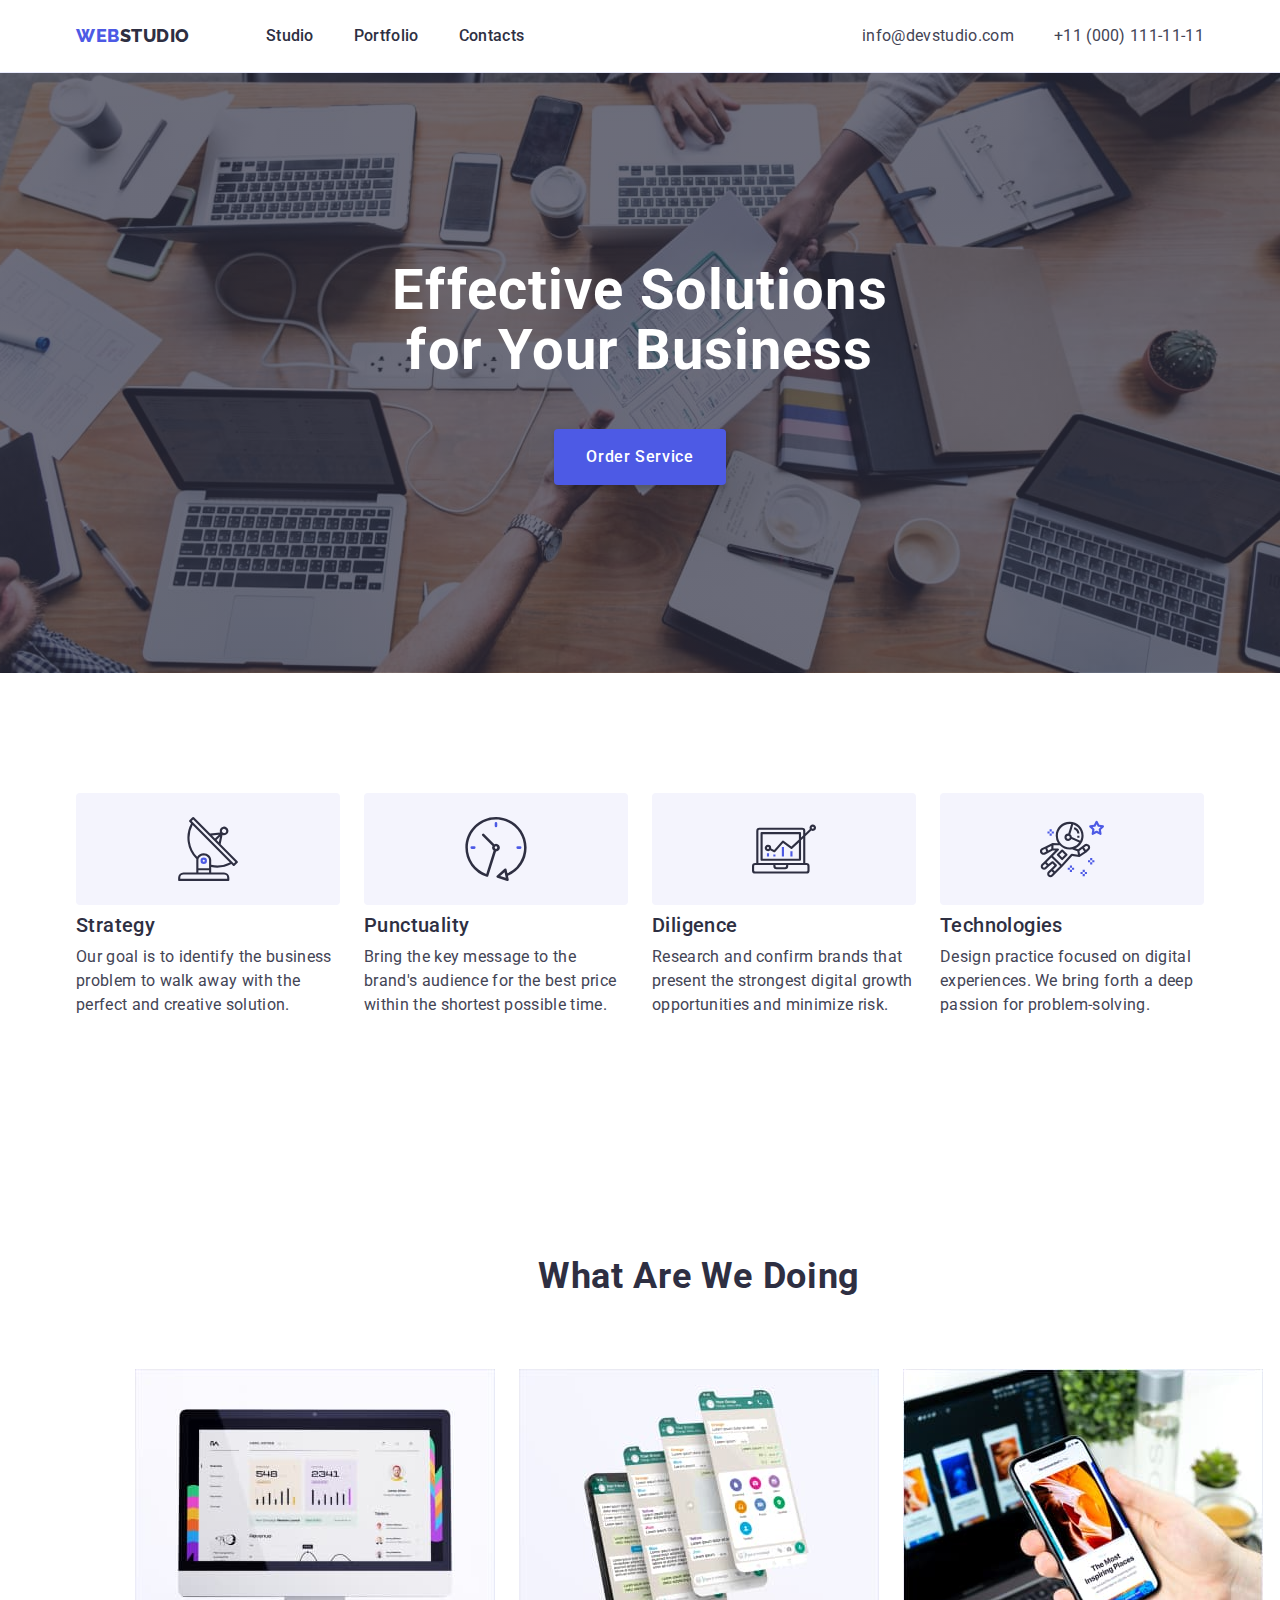
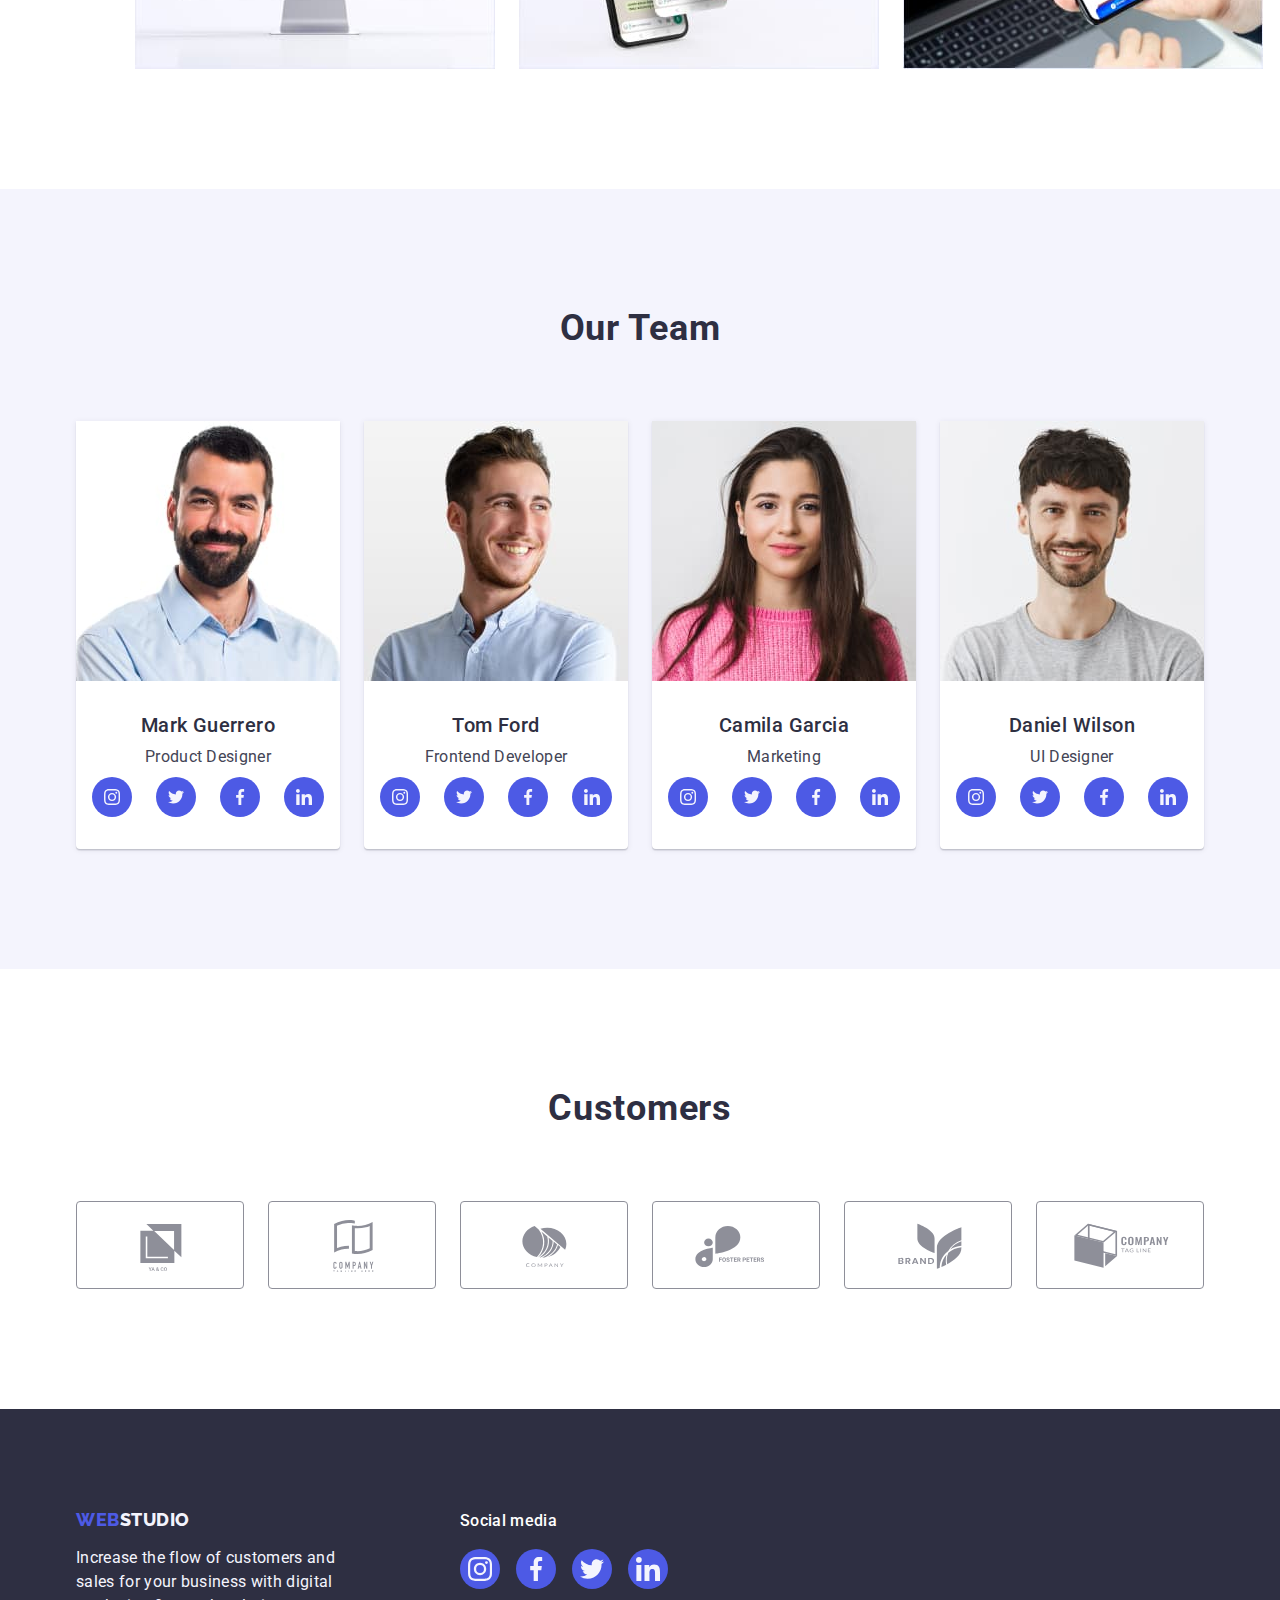
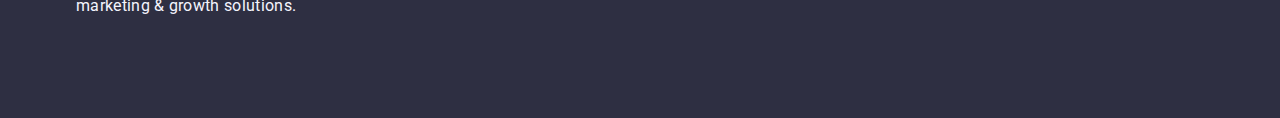
<file: index.html>
<!DOCTYPE html>
<html lang="en">
  <head>
    <link
      rel="stylesheet"
      href="https://cdnjs.cloudflare.com/ajax/libs/modern-normalize/2.0.0/modern-normalize.min.css"
    />
    <meta charset="UTF-8" />
    <meta name="viewport" content="width=device-width, initial-scale=1.0" />
    <title>Document</title>
    <link href="./css/styles.css" rel="stylesheet" />

    <link rel="preconnect" href="https://fonts.googleapis.com" />
    <link rel="preconnect" href="https://fonts.gstatic.com" crossorigin />
    <link
      href="https://fonts.googleapis.com/css2?family=Raleway:wght@800&family=Roboto:wght@400;500;700;900&display=swap"
      rel="stylesheet"
    />
  </head>

  <body>
    <header class="header">
      <div class="container header-flex">
        <nav class="navigation">
          <a href="./index.html" class="logo-link link"
            >Web<span class="logo-studio">Studio</span></a
          >
          <ul class="list-navigation">
            <li>
              <a href="./index.html" class="link link-menu">Studio</a>
            </li>
            <li>
              <a href="./portfolio.html" class="link link-menu">Portfolio</a>
            </li>
            <li><a href="" class="link link-menu">Contacts</a></li>
          </ul>
        </nav>
        <address class="address header-flex">
          <ul class="list list-address">
            <li>
              <a href="mailto:info@devstudio.com" class="link-contacts link"
                >info@devstudio.com</a
              >
            </li>
            <li>
              <a href="tel:+110001111111" class="link-contacts link"
                >+11 (000) 111-11-11</a
              >
            </li>
          </ul>
        </address>
      </div>
    </header>
    <main>
      <section class="section-heading">
        <div class="container">
          <h1 class="heading heading-flex">
            Effective Solutions for Your Business
          </h1>
          <button type="button" class="filter-button-main">
            Order Service
          </button>
        </div>
      </section>

      <section class="section-feature">
        <div class="container">
          <h2 class="visually-hidden">.</h2>
          <ul class="list list-feature">
            <li class="list-feature-calc">
              <div class="feature-icon-box">
                <svg width="64" height="64">
                  <use href="./images/icons.svg#icon-antenna"></use>
                </svg>
              </div>
              <h3 class="heading-third heading-third-feature">Strategy</h3>
              <p class="paragraph">
                Our goal is to identify the business problem to walk away with
                the perfect and creative solution.
              </p>
            </li>
            <li class="list-feature-calc">
              <div class="feature-icon-box">
                <svg width="64" height="64">
                  <use href="./images/icons.svg#icon-clock"></use>
                </svg>
              </div>
              <h3 class="heading-third heading-third-feature">Punctuality</h3>
              <p class="paragraph">
                Bring the key message to the brand's audience for the best price
                within the shortest possible time.
              </p>
            </li>
            <li class="list-feature-calc">
              <div class="feature-icon-box">
                <svg width="64" height="64">
                  <use href="./images/icons.svg#icon-diagram"></use>
                </svg>
              </div>
              <h3 class="heading-third heading-third-feature">Diligence</h3>
              <p class="paragraph">
                Research and confirm brands that present the strongest digital
                growth opportunities and minimize risk.
              </p>
            </li>
            <li class="list-feature-calc">
              <div class="feature-icon-box">
                <svg width="64" height="64">
                  <use href="./images/icons.svg#icon-astronaut"></use>
                </svg>
              </div>
              <h3 class="heading-third heading-third-feature">Technologies</h3>
              <p class="paragraph">
                Design practice focused on digital experiences. We bring forth a
                deep passion for problem-solving.
              </p>
            </li>
          </ul>
        </div>
      </section>
      <section class="section">
        <div class="container">
          <h2 class="heading-second">What are we doing</h2>
          <ul class="list heading-second-lists">
            <li class="heading-second-li">
              <img
                class="img"
                src="./images/img1.jpg"
                alt="computer monitor showing website"
                width="360"
                height="300"
              />
            </li>
            <li class="heading-second-li">
              <img
                class="img"
                src="./images/img2.jpg"
                alt="a mobile with the application displayed and 3 additional screens floating above it"
                width="360"
                height="300"
              />
            </li>
            <li class="heading-second-li">
              <img
                class="img"
                src="./images/img3.jpg"
                alt="in the foreground you can see a hand holding a mobile with an open website, in the background you can see a laptop with the same website"
                width="360"
                height="300"
              />
            </li>
          </ul>
        </div>
      </section>
      <section class="section-team">
        <div class="container">
          <h2 class="heading-second heading-second-team">Our Team</h2>
          <ul class="list list-team">
            <li class="team team-width">
              <img
                class="img"
                src="./images/teamcard1.jpg"
                alt="man in a blue shirt with brown beard"
                width="264"
                height="260"
              />
              <div class="name-position">
                <h3 class="heading-third name">Mark Guerrero</h3>
                <p class="paragraph position">Product Designer</p>
                <ul class="list social-media-list">
                  <li class="link social-media-icon">
                    <a class="social-media-link" href="">
                      <svg class="sm-icon-style" width="16" height="16">
                        <use href="./images/icons.svg#icon-instagram"></use>
                      </svg>
                    </a>
                  </li>
                  <li class="link social-media-icon">
                    <a class="social-media-link" href="">
                      <svg class="sm-icon-style" width="16" height="16">
                        <use href="./images/icons.svg#icon-twitter"></use>
                      </svg>
                    </a>
                  </li>
                  <li class="link social-media-icon">
                    <a class="social-media-link" href="">
                      <svg class="sm-icon-style" width="16" height="16">
                        <use href="./images/icons.svg#icon-facebook"></use>
                      </svg>
                    </a>
                  </li>
                  <li class="link social-media-icon">
                    <a class="social-media-link" href="">
                      <svg class="sm-icon-style" width="16" height="16">
                        <use href="./images/icons.svg#icon-linkedin"></use>
                      </svg>
                    </a>
                  </li>
                </ul>
              </div>
            </li>

            <li class="team team-width">
              <img
                class="img"
                src="./images/teamcard2.jpg"
                alt="man in a blue shirt with short stubble"
                width="264"
                height="260"
              />
              <div class="name-position">
                <h3 class="heading-third name">Tom Ford</h3>
                <p class="paragraph position">Frontend Developer</p>
                <ul class="list social-media-list">
                  <li class="link social-media-icon">
                    <a class="social-media-link" href="">
                      <svg class="sm-icon-style" width="16" height="16">
                        <use href="./images/icons.svg#icon-instagram"></use>
                      </svg>
                    </a>
                  </li>
                  <li class="link social-media-icon">
                    <a class="social-media-link" href="">
                      <svg class="sm-icon-style" width="16" height="16">
                        <use href="./images/icons.svg#icon-twitter"></use>
                      </svg>
                    </a>
                  </li>
                  <li class="link social-media-icon">
                    <a class="social-media-link" href="">
                      <svg class="sm-icon-style" width="16" height="16">
                        <use href="./images/icons.svg#icon-facebook"></use>
                      </svg>
                    </a>
                  </li>
                  <li class="link social-media-icon">
                    <a class="social-media-link" href="">
                      <svg class="sm-icon-style" width="16" height="16">
                        <use href="./images/icons.svg#icon-linkedin"></use>
                      </svg>
                    </a>
                  </li>
                </ul>
              </div>
            </li>

            <li class="team team-width">
              <img
                class="img"
                src="./images/teamcard3.jpg"
                alt="women in pink sweater and long brown hair"
                width="264"
                height="260"
              />
              <div class="name-position">
                <h3 class="heading-third name">Camila Garcia</h3>
                <p class="paragraph position">Marketing</p>
                <ul class="list social-media-list">
                  <li class="link social-media-icon">
                    <a class="social-media-link" href="">
                      <svg class="sm-icon-style" width="16" height="16">
                        <use href="./images/icons.svg#icon-instagram"></use>
                      </svg>
                    </a>
                  </li>
                  <li class="link social-media-icon">
                    <a class="social-media-link" href="">
                      <svg class="sm-icon-style" width="16" height="16">
                        <use href="./images/icons.svg#icon-twitter"></use>
                      </svg>
                    </a>
                  </li>
                  <li class="link social-media-icon">
                    <a class="social-media-link" href="">
                      <svg class="sm-icon-style" width="16" height="16">
                        <use href="./images/icons.svg#icon-facebook"></use>
                      </svg>
                    </a>
                  </li>
                  <li class="link social-media-icon">
                    <a class="social-media-link" href="">
                      <svg class="sm-icon-style" width="16" height="16">
                        <use href="./images/icons.svg#icon-linkedin"></use>
                      </svg>
                    </a>
                  </li>
                </ul>
              </div>
            </li>

            <li class="team team-width">
              <img
                class="img"
                src="./images/teamcard4.jpg"
                alt="man in a grey t-shirt with short stubble"
                width="264"
                height="260"
              />
              <div class="name-position">
                <h3 class="heading-third name">Daniel Wilson</h3>
                <p class="paragraph position">UI Designer</p>
                <ul class="list social-media-list">
                  <li class="link social-media-icon">
                    <a class="social-media-link" href="">
                      <svg class="sm-icon-style" width="16" height="16">
                        <use href="./images/icons.svg#icon-instagram"></use>
                      </svg>
                    </a>
                  </li>
                  <li class="link social-media-icon">
                    <a class="social-media-link" href="">
                      <svg class="sm-icon-style" width="16" height="16">
                        <use href="./images/icons.svg#icon-twitter"></use>
                      </svg>
                    </a>
                  </li>
                  <li class="link social-media-icon">
                    <a class="social-media-link" href="">
                      <svg class="sm-icon-style" width="16" height="16">
                        <use href="./images/icons.svg#icon-facebook"></use>
                      </svg>
                    </a>
                  </li>
                  <li class="link social-media-icon">
                    <a class="social-media-link" href="">
                      <svg class="sm-icon-style" width="16" height="16">
                        <use href="./images/icons.svg#icon-linkedin"></use>
                      </svg>
                    </a>
                  </li>
                </ul>
              </div>
            </li>
          </ul>
        </div>
      </section>

      <section class="section-customers">
        <div class="container">
          <h2 class="heading-second">Customers</h2>

          <ul class="list customers-list">
            <li class="customer-logo">
              <a class="link customer-link" href="">
                <svg class="customer-icon" width="104" height="56">
                  <use href="./images/icons.svg#icon-Client1"></use>
                </svg>
              </a>
            </li>
            <li class="customer-logo">
              <a class="link customer-link" href="">
                <svg class="customer-icon" width="104" height="56">
                  <use href="./images/icons.svg#icon-Client2"></use>
                </svg>
              </a>
            </li>
            <li class="customer-logo">
              <a class="link customer-link" href="">
                <svg class="customer-icon" width="104" height="56">
                  <use href="./images/icons.svg#icon-Client3"></use>
                </svg>
              </a>
            </li>
            <li class="customer-logo">
              <a class="link customer-link" href="">
                <svg class="customer-icon" width="104" height="56">
                  <use href="./images/icons.svg#icon-Client4"></use>
                </svg>
              </a>
            </li>
            <li class="customer-logo">
              <a class="link customer-link" href="">
                <svg class="customer-icon" width="104" height="56">
                  <use href="./images/icons.svg#icon-Client5"></use>
                </svg>
              </a>
            </li>
            <li class="customer-logo">
              <a class="link customer-link" href="">
                <svg class="customer-icon" width="104" height="56">
                  <use href="./images/icons.svg#icon-Client6"></use>
                </svg>
              </a>
            </li>
          </ul>
        </div>
      </section>
    </main>

    <footer class="footer">
      <div class="container footer-container">
        <div class="container-style">
          <a href="./index.html" class="logo-link link link-footer"
            >Web<span class="logo-studio-footer">Studio</span></a
          >
          <p class="paragraph-footer">
            Increase the flow of customers and sales for your business with
            digital marketing & growth solutions.
          </p>
        </div>
        <div>
          <p class="footer-sm">Social media</p>
          <ul class="footer-sm-list list">
            <li class="footer-sm-icon">
              <a class="link footer-sm-link" href="">
                <svg class="footer-icon-svg" width="24" height="24">
                  <use href="./images/icons.svg#icon-instagram"></use>
                </svg>
              </a>
            </li>
            <li class="footer-sm-icon">
              <a class="link footer-sm-link" href="">
                <svg class="footer-icon-svg" width="24" height="24">
                  <use href="./images/icons.svg#icon-facebook"></use>
                </svg>
              </a>
            </li>
            <li class="footer-sm-icon">
              <a class="link footer-sm-link" href="">
                <svg class="footer-icon-svg" width="24" height="24">
                  <use href="./images/icons.svg#icon-twitter"></use>
                </svg>
              </a>
            </li>
            <li class="footer-sm-icon">
              <a class="link footer-sm-link" href="">
                <svg class="footer-icon-svg" width="24" height="24">
                  <use href="./images/icons.svg#icon-linkedin"></use>
                </svg>
              </a>
            </li>
          </ul>
        </div>
      </div>
    </footer>
  </body>
</html>
</file>
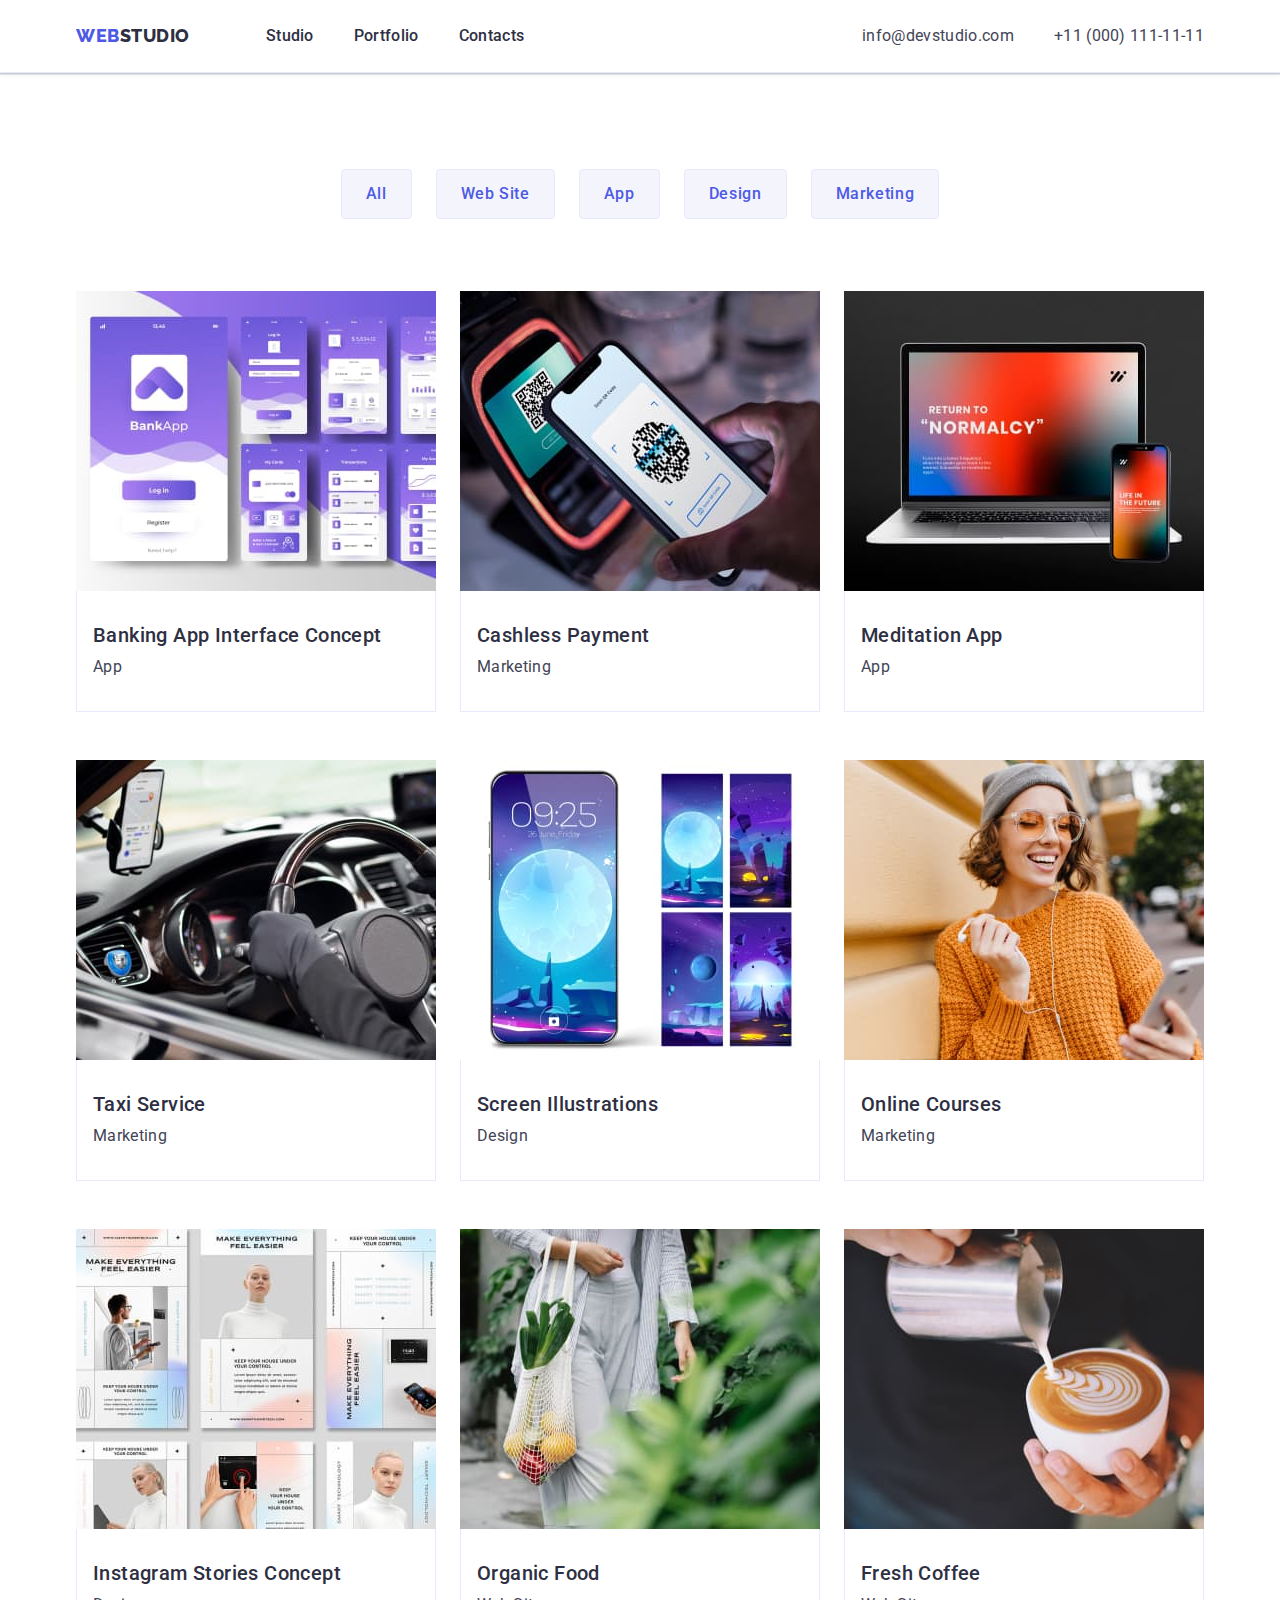
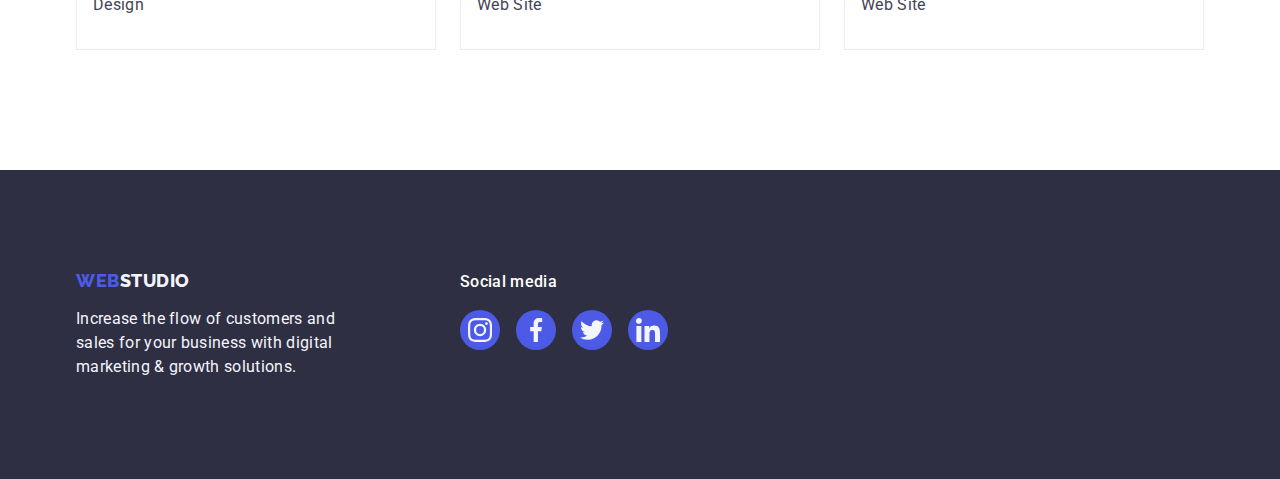
<file: portfolio.html>
<!DOCTYPE html>
<html lang="en">
  <head>
    <link
      rel="stylesheet"
      href="https://cdnjs.cloudflare.com/ajax/libs/modern-normalize/2.0.0/modern-normalize.min.css"
    />
    <meta charset="UTF-8" />
    <meta name="viewport" content="width=device-width, initial-scale=1.0" />
    <title>Portfolio</title>
    <link href="./css/styles.css" rel="stylesheet" />

    <link rel="preconnect" href="https://fonts.googleapis.com" />
    <link rel="preconnect" href="https://fonts.gstatic.com" crossorigin />
    <link
      href="https://fonts.googleapis.com/css2?family=Raleway:wght@800&family=Roboto:wght@400;500;700;900&display=swap"
      rel="stylesheet"
    />
  </head>

  <body>
    <header class="header">
      <div class="container header-flex">
        <nav class="navigation">
          <a href="./index.html" class="logo-link link"
            >Web<span class="logo-studio">Studio</span></a
          >

          <ul class="list-navigation">
            <li><a class="link link-menu" href="./index.html">Studio</a></li>
            <li>
              <a class="link link-menu" href="./portfolio.html">Portfolio</a>
            </li>
            <li><a class="link link-menu" href="">Contacts</a></li>
          </ul>
        </nav>
        <address class="address header-flex">
          <ul class="list list-address">
            <li>
              <a href="mailto:info@devstudio.com" class="link-contacts link"
                >info@devstudio.com</a
              >
            </li>
            <li>
              <a href="tel:+110001111111" class="link-contacts link"
                >+11 (000) 111-11-11</a
              >
            </li>
          </ul>
        </address>
      </div>
    </header>

    <main>
      <section class="section-portfolio">
        <div class="container">
          <h1 class="visually-hidden">.</h1>
          <ul class="list portfolio-menu">
            <li>
              <button type="button" class="filter-button portfolio-button">
                All
              </button>
            </li>
            <li>
              <button type="button" class="filter-button portfolio-button">
                Web Site
              </button>
            </li>
            <li>
              <button type="button" class="filter-button portfolio-button">
                App
              </button>
            </li>
            <li>
              <button type="button" class="filter-button portfolio-button">
                Design
              </button>
            </li>
            <li>
              <button type="button" class="filter-button portfolio-button">
                Marketing
              </button>
            </li>
          </ul>
          <ul class="list portfolio-images">
            <li class="portfolio-img">
              <a class="link portfolio-link" href="#">
                <img
                  class="img"
                  src="./images/bankingapp.jpg"
                  alt="layouts of banking app interface"
                  width="360"
                  height="300"
                />
                <div class="name-category">
                  <h2 class="title">Banking App Interface Concept</h2>
                  <p class="paragraph">App</p>
                </div>
              </a>
            </li>

            <li class="portfolio-img">
              <a class="link portfolio-link" href="#">
                <img
                  class="img"
                  src="./images/cashlesspayment.jpg"
                  alt="cashless payment by phone"
                  width="360"
                  height="300"
                />
                <div class="name-category">
                  <h2 class="title">Cashless Payment</h2>
                  <p class="paragraph">Marketing</p>
                </div>
              </a>
            </li>
            <li class="portfolio-img">
              <a class="link portfolio-link" href="#">
                <img
                  class="img"
                  src="./images/imgmeditationapp.jpg"
                  alt="laptop and phone with colorful meditation app on it"
                  width="360"
                  height="300"
                />
                <div class="name-category">
                  <h2 class="title">Meditation App</h2>
                  <p class="paragraph">App</p>
                </div>
              </a>
            </li>
            <li class="portfolio-img">
              <a class="link portfolio-link" href="#">
                <img
                  class="img"
                  src="./images/taxiservice.jpg"
                  alt="person holding steering wheel on black taxi"
                  width="360"
                  height="300"
                />
                <div class="name-category">
                  <h2 class="title">Taxi Service</h2>
                  <p class="paragraph">Marketing</p>
                </div>
              </a>
            </li>
            <li class="portfolio-img">
              <a class="link portfolio-link" href="#">
                <img
                  class="img"
                  src="./images/screenillustrations.jpg"
                  alt="phone with five examples of wallpapers with moon"
                  width="360"
                  height="300"
                />
                <div class="name-category">
                  <h2 class="title">Screen Illustrations</h2>
                  <p class="paragraph">Design</p>
                </div>
              </a>
            </li>
            <li class="portfolio-img">
              <a class="link portfolio-link" href="#">
                <img
                  class="img"
                  src="./images/onlinecourses.jpg"
                  alt="smiling women in orange sweater, grey hat and glasses that holding phone"
                  width="360"
                  height="300"
                />
                <div class="name-category">
                  <h2 class="title">Online Courses</h2>
                  <p class="paragraph">Marketing</p>
                </div>
              </a>
            </li>

            <li class="portfolio-img">
              <a class="link portfolio-link" href="#">
                <img
                  class="img"
                  src="./images/instagramstories.jpg"
                  alt="samples of Instagram stories concept "
                  width="360"
                  height="300"
                />
                <div class="name-category">
                  <h2 class="title">Instagram Stories Concept</h2>
                  <p class="paragraph">Design</p>
                </div>
              </a>
            </li>
            <li class="portfolio-img">
              <a class="link portfolio-link" href="#">
                <img
                  class="img"
                  src="./images/organicfood.jpg"
                  alt="women back from market holding bag with vegetables "
                  width="360"
                  height="300"
                />
                <div class="name-category">
                  <h2 class="title">Organic Food</h2>
                  <p class="paragraph">Web Site</p>
                </div>
              </a>
            </li>
            <li class="portfolio-img">
              <a class="link portfolio-link" href="#">
                <img
                  class="img"
                  src="./images/freshcoffee.jpg"
                  alt="barista making latte art"
                  width="360"
                  height="300"
                />
                <div class="name-category">
                  <h2 class="title">Fresh Coffee</h2>
                  <p class="paragraph">Web Site</p>
                </div>
              </a>
            </li>
          </ul>
        </div>
      </section>
    </main>

    <footer class="footer">
      <div class="container footer-container">
        <div class="container-style">
          <a href="./index.html" class="logo-link link link-footer"
            >Web<span class="logo-studio-footer">Studio</span></a
          >
          <p class="paragraph-footer">
            Increase the flow of customers and sales for your business with
            digital marketing & growth solutions.
          </p>
        </div>
        <div>
          <p class="footer-sm">Social media</p>
          <ul class="footer-sm-list list">
            <li class="footer-sm-icon">
              <a class="link footer-sm-link" href="">
                <svg class="footer-icon-svg" width="24" height="24">
                  <use href="./images/icons.svg#icon-instagram"></use>
                </svg>
              </a>
            </li>
            <li class="footer-sm-icon">
              <a class="link footer-sm-link" href="">
                <svg class="footer-icon-svg" width="24" height="24">
                  <use href="./images/icons.svg#icon-facebook"></use>
                </svg>
              </a>
            </li>
            <li class="footer-sm-icon">
              <a class="link footer-sm-link" href="">
                <svg class="footer-icon-svg" width="24" height="24">
                  <use href="./images/icons.svg#icon-twitter"></use>
                </svg>
              </a>
            </li>
            <li class="footer-sm-icon">
              <a class="link footer-sm-link" href="">
                <svg class="footer-icon-svg" width="24" height="24">
                  <use href="./images/icons.svg#icon-linkedin"></use>
                </svg>
              </a>
            </li>
          </ul>
        </div>
      </div>
    </footer>
  </body>
</html>
</file>
<file: css/styles.css>
:root {
  --text: #434455;
  --light: #f4f4fd;
  --primary-brand: #4d5ae5;
  --pressed-state: #404bbf;
  --white-background: #fff;
  --dark: #2e2f42;
  --success: #31d0aa;
  --subtle-text: #8e8f99;
  --accent: #e7e9fc;
  --modal-overlay: #2e2f4266;
  --hero-background: #2e2f42b2;
  --modal-background: #fcfcfc;
}

h1,
h2,
h3,
p,
ul {
  margin: 0;
}

body {
  font-family: "Roboto", sans-serif;
  background-color: var(--white-background);
  color: var(--text);
  font-size: 16px;
  font-weight: 500;
  line-height: 1.5;
  letter-spacing: 0.02em;
}

.list-navigation {
  list-style: none;
  margin: 0;
  padding-left: 0;
  display: flex;
  gap: 40px;
}

.list {
  list-style: none;
  margin: 0;
  padding-left: 0;
}
.link {
  text-decoration: none;
  color: var(--dark);
}

.list-feature {
  display: flex;
  gap: 24px;
}
.list-feature-calc {
  flex-basis: calc((100% - 72px) / 4);
  margin: 0px;
  padding: 0px;
}
.link-contacts {
  font-weight: 400;
  color: var(--text);
  display: inline-block;
}

.link:hover,
.link:focus {
  color: var(--pressed-state);
}
.logo-link {
  font-family: Raleway, sans-serif;
  font-size: 18px;
  color: var(--primary-brand);
  font-weight: 800;
  line-height: 1.17;
  letter-spacing: 0.03em;
  text-transform: uppercase;
  text-decoration: none;
  margin-right: 76px;
}
.logo-studio {
  color: var(--dark);
}

.logo-studio-footer {
  font-family: Raleway, sans-serif;
  font-size: 18px;
  color: var(--light);
  font-weight: 800;
  line-height: 1.17;
  letter-spacing: 0.03em;
  text-transform: uppercase;
  text-decoration: none;
}
.filter-button {
  background: var(--light);
  color: var(--primary-brand);
  font-weight: 500;
  font-size: 16px;
  line-height: 1.5;
  letter-spacing: 0.04em;
  cursor: pointer;
  font-family: inherit;
  border-radius: 4px;
  border: none;
}
.filter-button-main {
  font-weight: 500;
  font-size: 16px;
  line-height: 1.5;
  letter-spacing: 0.04em;
  background-color: var(--primary-brand);
  color: var(--white-background);
  font-family: "Roboto", sans-serif;
  cursor: pointer;
  display: block;
  padding: 16px 32px;
  align-items: flex-start;
  gap: 10px;
  border-radius: 4px;
  box-shadow: 0px 4px 4px 0px rgba(0, 0, 0, 0.15);
  border: none;
  min-width: 169px;
  margin: 0 auto;
}

.filter-button:hover,
.filter-button:focus,
.filter-button-main:focus,
.filter-button-main:hover {
  background: var(--pressed-state);
  color: var(--white-background);
  border: 1px solid transparent;
}
.footer {
  background-color: var(--dark);
  color: var(--light);
  padding: 100px 0;
}
.title {
  font-size: 20px;
  font-weight: 500;
  line-height: 1.2;
  letter-spacing: 0.02em;
  color: var(--dark);
  margin-bottom: 8px;
}
.paragraph {
  font-weight: 400;
  font-size: 16px;
  color: var(--text);
  margin: 0;
}

.paragraph-footer {
  color: var(--light);
  font-weight: 400;
  margin: 0;
  max-width: 264px;
}
.heading {
  font-size: 56px;
  font-weight: 700;
  letter-spacing: 1.12px;
  color: var(--white-background);
  line-height: 1.07;
  text-align: center;
  width: 496px;
  margin: 0 auto 48px auto;
}
.heading-third {
  font-size: 20px;
  letter-spacing: 0.02em;
  font-weight: 500;
  line-height: 1.2;
  color: var(--dark);
  margin: 0;
}

.heading-second {
  font-size: 36px;
  line-height: 1.11;
  font-weight: 700;
  letter-spacing: 0.02em;
  text-transform: capitalize;
  text-align: center;
  color: var(--dark);
  margin-bottom: 72px;
}
.heading-flex {
  justify-content: center;
  max-width: 496px;
}
.section {
  padding: 120px;
}
.section-team {
  background-color: var(--light);
  padding-top: 120px;
  padding-bottom: 120px;
}
.section-customers {
  padding: 120px 0 120px;
}
.customers-list {
  display: flex;
  gap: 24px;
  list-style: none;
}
.customer-logo {
  width: calc((100% - 120px) / 6);
  height: 88px;
}
.customer-link {
  width: 100%;
  height: 100%;
  border: 1px solid var(--subtle-text);
  border-radius: 4px;
  display: flex;
  align-items: center;
  justify-content: center;
  color: var(--subtle-text);
}

.customer-link:hover,
.customer-link:focus {
  border-color: var(--pressed-state);
  color: var(--pressed-state);
}
.customer-icon {
  fill: currentColor;
}
.section-heading {
  padding: 188px 0;
  display: block;
  column-gap: 48px;
  background-image: linear-gradient(
      rgba(46, 47, 66, 0.7),
      rgba(46, 47, 66, 0.7)
    ),
    url(../images/people-office.jpg);

  max-width: 1440px;
  background-repeat: no-repeat;
  background-position: center;
  background-size: cover;
  margin: 0 auto;
}
.team {
  background-color: var(--white-background);
  border-radius: 0px 0px 4px 4px;
  width: calc((100%-72px) / 4);
  margin: 0px;
  padding: 0px;
  box-shadow: 0px 2px 1px 0px rgba(46, 47, 66, 0.08),
    0px 1px 1px 0px rgba(46, 47, 66, 0.16),
    0px 1px 6px 0px rgba(46, 47, 66, 0.08);
}
.social-media-list {
  display: flex;
  justify-content: center;
  gap: 24px;
}
.social-media-icon {
  width: 40px;
  height: 40px;
  list-style: none;
}
.social-media-link {
  width: 100%;
  height: 100%;
  background-color: var(--primary-brand);
  border-radius: 50%;
  display: flex;
  align-items: center;
  justify-content: center;
}

.social-media-link:hover,
.social-media-link:focus {
  background-color: var(--pressed-state);
}
.sm-icon-style {
  fill: var(--light);
}
.address {
  font-style: normal;
}
.container {
  width: 1158px;
  padding: 0 15px 0 15px;
  margin: 0 auto;
}
.header {
  border-bottom: 1px solid var(--accent);
  box-shadow: 0px 1px 6px 0px rgba(46, 47, 66, 0.08),
    0px 1px 1px 0px rgba(46, 47, 66, 0.16),
    0px 2px 1px 0px rgba(46, 47, 66, 0.08);
}

.img {
  display: block;
  max-width: 100%;
  height: auto;
}
.visually-hidden {
  position: absolute;
  width: 1px;
  height: 1px;
  margin: -1px;
  border: 0;
  padding: 0;
  white-space: nowrap;
  clip-path: inset(100%);
  clip: rect(0 0 0 0);
  overflow: hidden;
}
.navigation {
  display: flex;
  align-items: center;
}
.link-menu {
  padding: 24px 0 24px 0;
  display: inline-block;
}
.list-address {
  display: flex;
  gap: 40px;
  justify-content: flex-end;
  padding: 24px 0px 24px 0px;
}
.header-flex {
  display: flex;
  justify-content: space-between;
}
.section-feature {
  padding: 120px 0;
}

.heading-third-feature {
  margin-bottom: 8px;
}

.feature-icon-box {
  background-color: var(--light);
  width: 264px;
  height: 112px;
  border-radius: 4px;
  margin-bottom: 8px;
  display: flex;
  justify-content: center;
  align-items: center;
}
.heading-second-lists {
  display: flex;
  gap: 24px;
}
.heading-second-li {
  width: calc((100% - 48px) / 3);
  margin: 0px;
  padding: 0px;
}
.heading-second-team {
  margin-bottom: 72px;
}
.list-team {
  display: flex;
  gap: 24px;
}
.team-width {
  width: calc((100% - 72px) / 4);
  margin: 0px;
  padding: 0px;
}
.name-position {
  padding: 32px 0px;
}
.name {
  text-align: center;
  margin-bottom: 8px;
}
.position {
  text-align: center;
  margin-bottom: 8px;
}
.link-footer {
  display: inline-block;
  margin-bottom: 16px;
}
.footer-container {
  display: flex;
  align-items: baseline;
}
.container-style {
  margin-right: 120px;
}
.footer-sm {
  font-family: Roboto;
  font-size: 16px;
  font-style: normal;
  font-weight: 500;
  line-height: 1.5;
  letter-spacing: 0.02em;
  color: var(--white-background);
  font-weight: 500;
  margin-bottom: 16px;
}
.footer-sm-list {
  display: flex;
  gap: 16px;
}
.footer-sm-icon {
  height: 40px;
  width: 40px;
}
.footer-sm-link {
  width: 100%;
  height: 100%;
  background-color: var(--primary-brand);
  border-radius: 50%;
  display: flex;
  align-items: center;
  justify-content: center;
}
.footer-sm-link:hover,
.footer-sm-link:focus {
  background-color: var(--success);
}
.footer-icon-svg {
  fill: var(--light);
}
.section-portfolio {
  padding-top: 96px;
  padding-bottom: 120px;
}
.portfolio-menu {
  display: flex;
  justify-content: center;
  gap: 24px;
  margin-bottom: 72px;
}
.portfolio-button {
  padding: 12px 24px;
  border: 1px solid var(--accent);
  border-radius: 4px;
}
.portfolio-button:hover,
.portfolio-button:focus {
  box-shadow: 0px 3px 1px rgba(0, 0, 0, 0.1), 0px 2px 1px rgba(0, 0, 0, 0.08),
    0px 2px 2px rgba(0, 0, 0, 0.12);
}
.portfolio-images {
  display: flex;
  flex-wrap: wrap;
  column-gap: 24px;
  row-gap: 48px;
}

.portfolio-img {
  width: calc((100% - 48px) / 3);
  margin: 0px;
  padding: 0px;
}
.portfolio-link {
  display: block;
}
.portfolio-link:hover,
.portfolio-link:focus {
  box-shadow: 0px 2px 1px 0px rgba(46, 47, 66, 0.08),
    0px 1px 1px 0px rgba(46, 47, 66, 0.16),
    0px 1px 6px 0px rgba(46, 47, 66, 0.08);
}
.name-category {
  padding: 32px 16px;
  border: 1px solid var(--accent);
  border-top: none;
}
</file>
